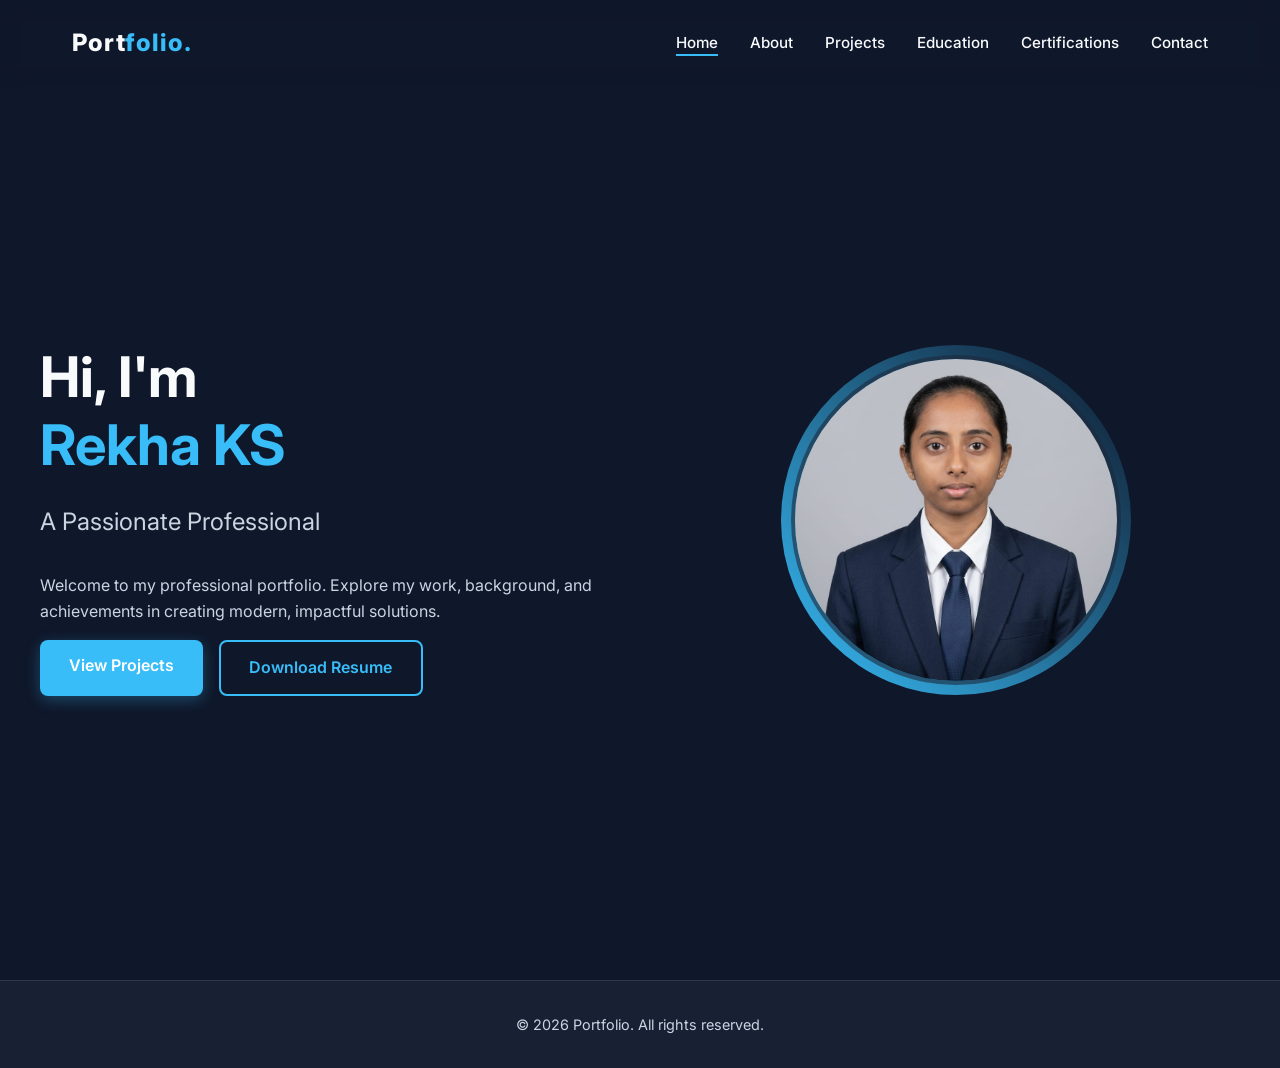
<file: index.html>
<!DOCTYPE html>
<html lang="en">

<head>
    <meta charset="UTF-8">
    <meta name="viewport" content="width=device-width, initial-scale=1.0">
    <title>Portfolio | Home</title>
    <meta name="description" content="Professional Portfolio">
    <link rel="stylesheet" href="assets/css/style.css">
    <link href="https://fonts.googleapis.com/css2?family=Inter:wght@300;400;500;600;700;800&display=swap"
        rel="stylesheet">
    <style>
        .hero {
            display: flex;
            align-items: center;
            justify-content: space-between;
            gap: 4rem;
            min-height: calc(100vh - 100px);
        }

        .hero-content {
            flex: 1;
        }

        .hero-title {
            font-size: 3.5rem;
            line-height: 1.2;
            margin-bottom: 1.5rem;
        }

        .hero-title span {
            color: var(--accent-color);
        }

        .hero-subtitle {
            font-size: 1.5rem;
            color: var(--text-secondary);
            margin-bottom: 2rem;
        }

        .hero-cta {
            display: flex;
            gap: 1rem;
        }

        .hero-image {
            flex: 1;
            display: flex;
            justify-content: center;
            align-items: center;
        }

        .profile-img-container {
            position: relative;
            width: 350px;
            height: 350px;
            border-radius: 50%;
            padding: 10px;
            background: linear-gradient(45deg, var(--accent-color), transparent);
            animation: pulse 3s infinite alternate;
        }

        .profile-img {
            width: 100%;
            height: 100%;
            border-radius: 50%;
            object-fit: cover;
            border: 4px solid var(--surface-color);
        }

        @keyframes pulse {
            0% {
                box-shadow: 0 0 0 0 rgba(56, 189, 248, 0.4);
            }

            100% {
                box-shadow: 0 0 20px 10px rgba(56, 189, 248, 0.1);
            }
        }

        @media (max-width: 992px) {
            .hero {
                flex-direction: column-reverse;
                text-align: center;
                margin-top: 2rem;
            }

            .hero-cta {
                justify-content: center;
            }

            .profile-img-container {
                width: 280px;
                height: 280px;
            }
        }
    </style>
</head>

<body>

    <nav class="navbar">
        <div class="container nav-content">
            <a href="index.html" class="logo">Port<span>folio.</span></a>
            <button class="mobile-menu-btn">&#9776;</button>
            <ul class="nav-links">
                <li><a href="index.html">Home</a></li>
                <li><a href="about.html">About</a></li>
                <li><a href="projects.html">Projects</a></li>
                <li><a href="education.html">Education</a></li>
                <li><a href="certifications.html">Certifications</a></li>
                <li><a href="contact.html">Contact</a></li>
            </ul>
        </div>
    </nav>

    <main class="container section">
        <div class="hero">
            <div class="hero-content fade-in">
                <h1 class="hero-title">Hi, I'm <br><span>Rekha KS</span></h1>
                <p class="hero-subtitle">A Passionate Professional</p>
                <p>Welcome to my professional portfolio. Explore my work, background, and achievements in creating
                    modern, impactful solutions.</p>
                <div class="hero-cta">
                    <a href="projects.html" class="btn btn-primary">View Projects</a>
                    <a href="assets/docs/resume.pdf" target="_blank" class="btn btn-outline">Download Resume</a>
                </div>
            </div>
            <div class="hero-image fade-in delay-2">
                <div class="profile-img-container">
                    <img src="assets/img/profile.jpeg" alt="Profile Picture" class="profile-img">
                </div>
            </div>
        </div>
    </main>

    <footer class="footer">
        <div class="container">
            <p>&copy; 2026 Portfolio. All rights reserved.</p>
        </div>
    </footer>

    <script src="assets/js/main.js"></script>
</body>

</html>
</file>
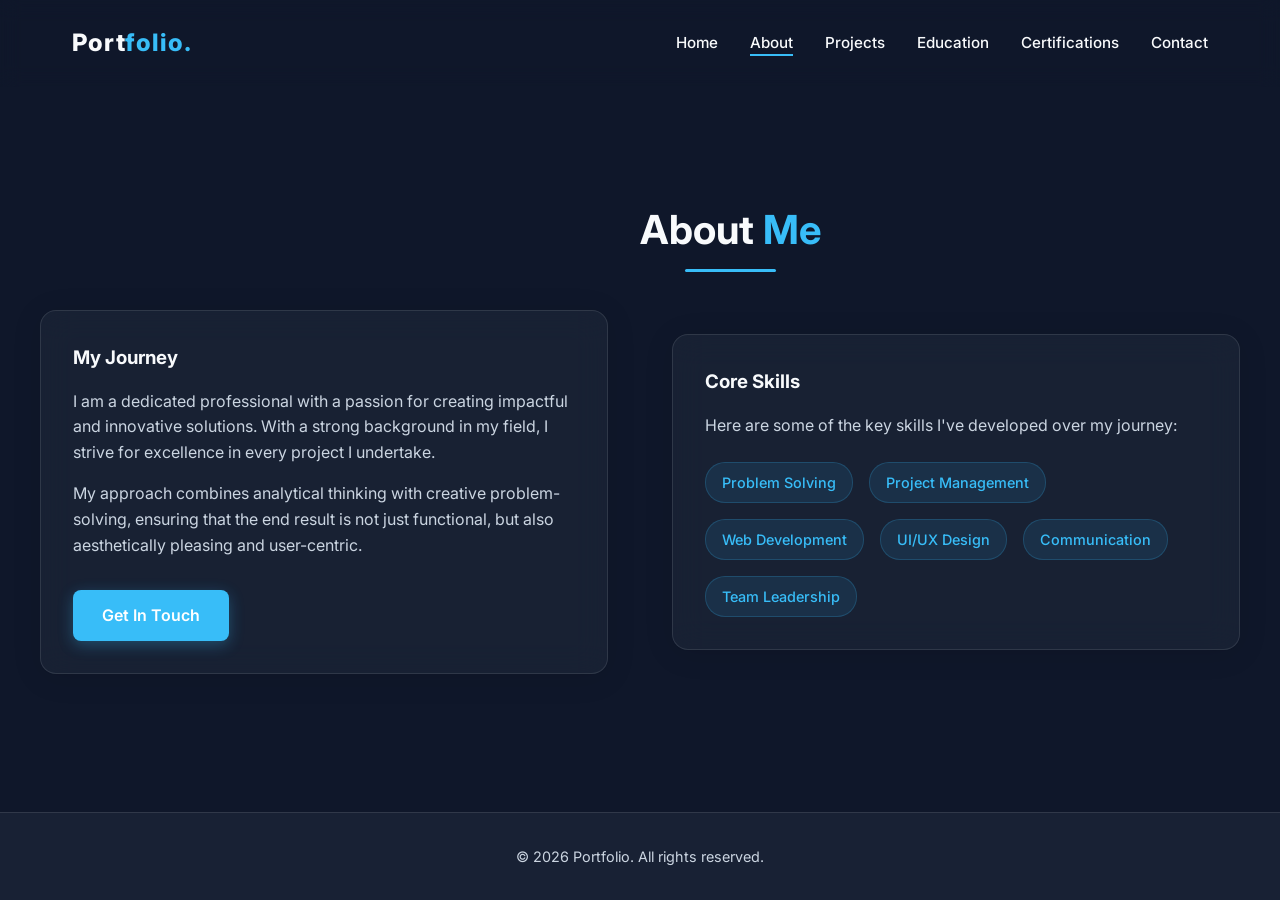
<file: about.html>
<!DOCTYPE html>
<html lang="en">
<head>
    <meta charset="UTF-8">
    <meta name="viewport" content="width=device-width, initial-scale=1.0">
    <title>Portfolio | About</title>
    <link rel="stylesheet" href="assets/css/style.css">
    <link href="https://fonts.googleapis.com/css2?family=Inter:wght@300;400;500;600;700;800&display=swap" rel="stylesheet">
    <style>
        .about-content {
            display: grid;
            grid-template-columns: 1fr 1fr;
            gap: 4rem;
            align-items: center;
        }
        .skills-container {
            display: flex;
            flex-wrap: wrap;
            gap: 1rem;
            margin-top: 1.5rem;
        }
        .skill-badge {
            background: rgba(56, 189, 248, 0.1);
            color: var(--accent-color);
            padding: 0.5rem 1rem;
            border-radius: 20px;
            font-size: 0.9rem;
            font-weight: 500;
            border: 1px solid rgba(56, 189, 248, 0.2);
            transition: all var(--transition-speed);
        }
        .skill-badge:hover {
            background: var(--accent-color);
            color: #fff;
        }
        @media (max-width: 992px) {
            .about-content {
                grid-template-columns: 1fr;
            }
        }
    </style>
</head>
<body>

    <nav class="navbar">
        <div class="container nav-content">
            <a href="index.html" class="logo">Port<span>folio.</span></a>
            <button class="mobile-menu-btn">&#9776;</button>
            <ul class="nav-links">
                <li><a href="index.html">Home</a></li>
                <li><a href="about.html">About</a></li>
                <li><a href="projects.html">Projects</a></li>
                <li><a href="education.html">Education</a></li>
                <li><a href="certifications.html">Certifications</a></li>
                <li><a href="contact.html">Contact</a></li>
            </ul>
        </div>
    </nav>

    <main class="container section">
        <div style="width: 100%;">
            <h2 class="section-title fade-in">About <span>Me</span></h2>
            
            <div class="about-content">
                <div class="glass-card fade-in delay-1">
                    <h3>My Journey</h3>
                    <p>I am a dedicated professional with a passion for creating impactful and innovative solutions. With a strong background in my field, I strive for excellence in every project I undertake.</p>
                    <p>My approach combines analytical thinking with creative problem-solving, ensuring that the end result is not just functional, but also aesthetically pleasing and user-centric.</p>
                    <div style="margin-top: 2rem;">
                        <a href="contact.html" class="btn btn-primary">Get In Touch</a>
                    </div>
                </div>

                <div class="glass-card fade-in delay-2">
                    <h3>Core Skills</h3>
                    <p>Here are some of the key skills I've developed over my journey:</p>
                    <div class="skills-container">
                        <span class="skill-badge">Problem Solving</span>
                        <span class="skill-badge">Project Management</span>
                        <span class="skill-badge">Web Development</span>
                        <span class="skill-badge">UI/UX Design</span>
                        <span class="skill-badge">Communication</span>
                        <span class="skill-badge">Team Leadership</span>
                    </div>
                </div>
            </div>
        </div>
    </main>

    <footer class="footer">
        <div class="container">
            <p>&copy; 2026 Portfolio. All rights reserved.</p>
        </div>
    </footer>

    <script src="assets/js/main.js"></script>
</body>
</html>
</file>
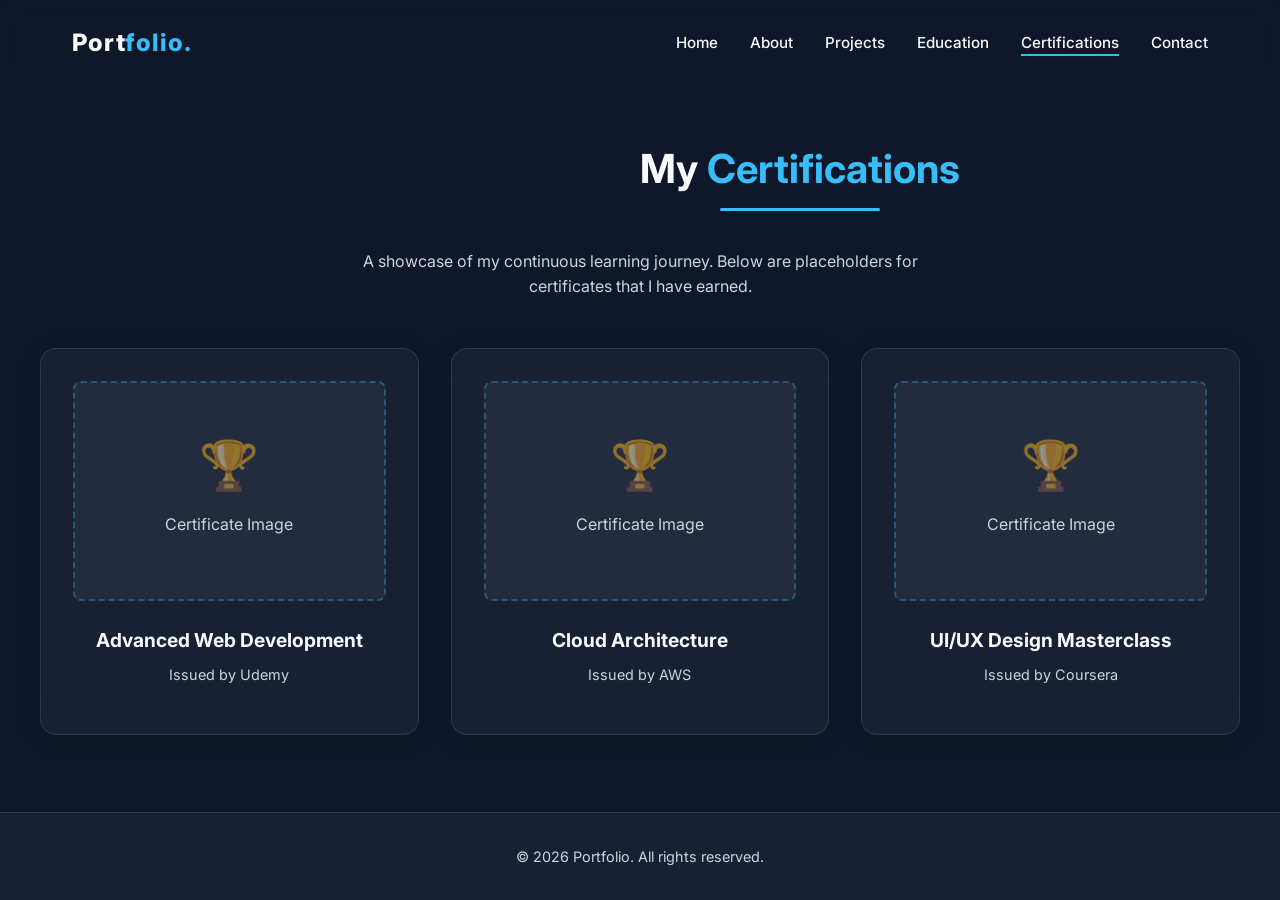
<file: certifications.html>
<!DOCTYPE html>
<html lang="en">
<head>
    <meta charset="UTF-8">
    <meta name="viewport" content="width=device-width, initial-scale=1.0">
    <title>Portfolio | Certifications</title>
    <link rel="stylesheet" href="assets/css/style.css">
    <link href="https://fonts.googleapis.com/css2?family=Inter:wght@300;400;500;600;700;800&display=swap" rel="stylesheet">
    <style>
        .cert-grid {
            display: grid;
            grid-template-columns: repeat(auto-fill, minmax(300px, 1fr));
            gap: 2rem;
            margin-top: 3rem;
        }
        .cert-card {
            display: flex;
            flex-direction: column;
            align-items: center;
            text-align: center;
        }
        .cert-img-placeholder {
            width: 100%;
            height: 220px;
            background: rgba(255,255,255,0.05);
            border: 2px dashed rgba(56, 189, 248, 0.3);
            border-radius: 8px;
            margin-bottom: 1.5rem;
            display: flex;
            align-items: center;
            justify-content: center;
            flex-direction: column;
            color: var(--text-secondary);
        }
        .cert-img-placeholder span {
            font-size: 3rem;
            margin-bottom: 0.5rem;
            color: rgba(56, 189, 248, 0.5);
        }
        .cert-card h3 {
            font-size: 1.2rem;
            margin-bottom: 0.5rem;
        }
    </style>
</head>
<body>

    <nav class="navbar">
        <div class="container nav-content">
            <a href="index.html" class="logo">Port<span>folio.</span></a>
            <button class="mobile-menu-btn">&#9776;</button>
            <ul class="nav-links">
                <li><a href="index.html">Home</a></li>
                <li><a href="about.html">About</a></li>
                <li><a href="projects.html">Projects</a></li>
                <li><a href="education.html">Education</a></li>
                <li><a href="certifications.html">Certifications</a></li>
                <li><a href="contact.html">Contact</a></li>
            </ul>
        </div>
    </nav>

    <main class="container section">
        <div style="width: 100%;">
            <h2 class="section-title fade-in">My <span>Certifications</span></h2>
            <p style="text-align: center; max-width: 600px; margin: 0 auto 3rem auto;" class="fade-in delay-1">A showcase of my continuous learning journey. Below are placeholders for certificates that I have earned.</p>
            
            <div class="cert-grid">
                <!-- Cert 1 -->
                <div class="glass-card cert-card fade-in delay-2">
                    <div class="cert-img-placeholder">
                        <span>&#127942;</span>
                        <p>Certificate Image</p>
                    </div>
                    <h3>Advanced Web Development</h3>
                    <p style="font-size: 0.9rem;">Issued by Udemy</p>
                </div>

                <!-- Cert 2 -->
                <div class="glass-card cert-card fade-in delay-3">
                    <div class="cert-img-placeholder">
                        <span>&#127942;</span>
                        <p>Certificate Image</p>
                    </div>
                    <h3>Cloud Architecture</h3>
                    <p style="font-size: 0.9rem;">Issued by AWS</p>
                </div>

                <!-- Cert 3 -->
                <div class="glass-card cert-card fade-in delay-4">
                    <div class="cert-img-placeholder">
                        <span>&#127942;</span>
                        <p>Certificate Image</p>
                    </div>
                    <h3>UI/UX Design Masterclass</h3>
                    <p style="font-size: 0.9rem;">Issued by Coursera</p>
                </div>
            </div>
        </div>
    </main>

    <footer class="footer">
        <div class="container">
            <p>&copy; 2026 Portfolio. All rights reserved.</p>
        </div>
    </footer>

    <script src="assets/js/main.js"></script>
</body>
</html>
</file>
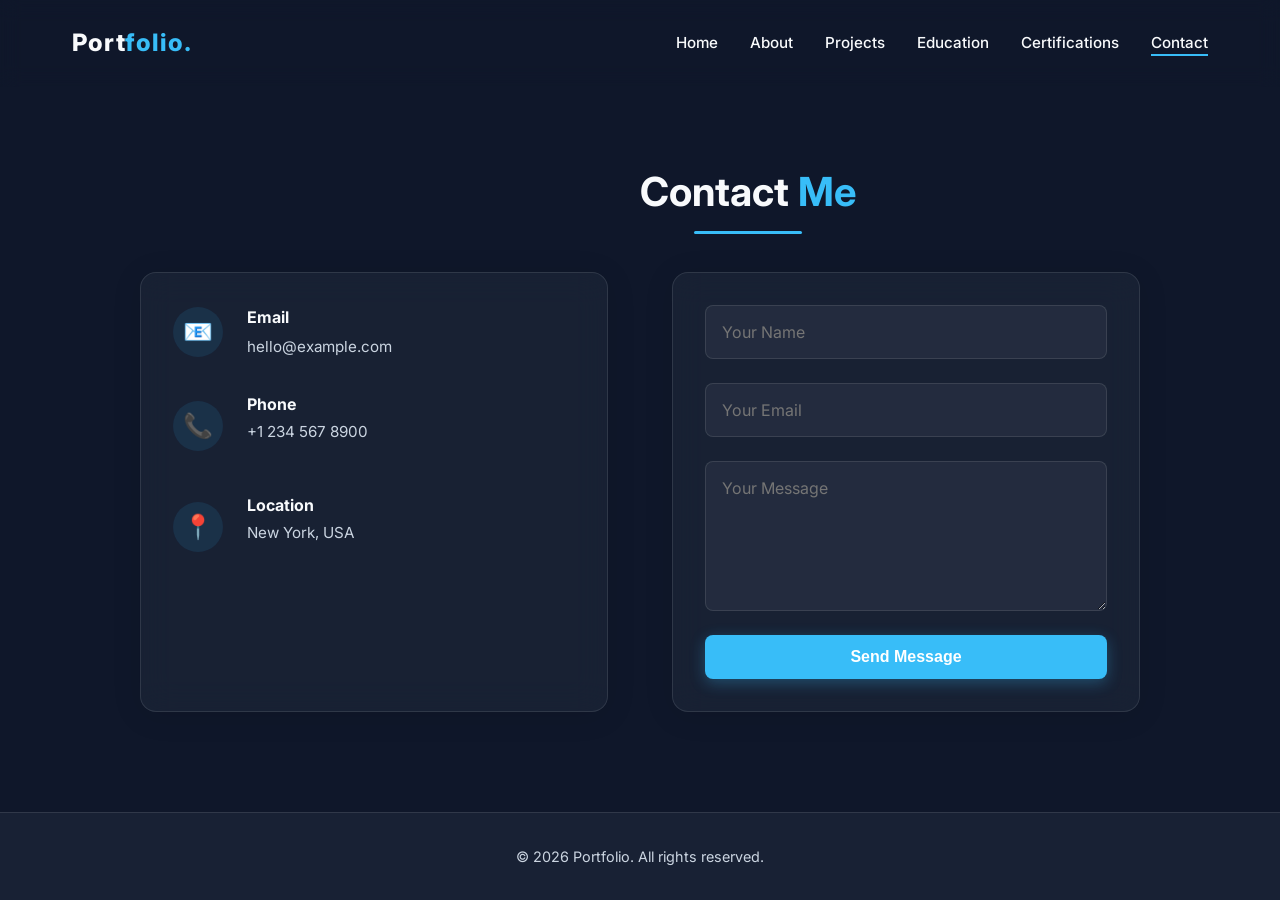
<file: contact.html>
<!DOCTYPE html>
<html lang="en">
<head>
    <meta charset="UTF-8">
    <meta name="viewport" content="width=device-width, initial-scale=1.0">
    <title>Portfolio | Contact</title>
    <link rel="stylesheet" href="assets/css/style.css">
    <link href="https://fonts.googleapis.com/css2?family=Inter:wght@300;400;500;600;700;800&display=swap" rel="stylesheet">
    <style>
        .contact-container {
            display: grid;
            grid-template-columns: 1fr 1fr;
            gap: 4rem;
            max-width: 1000px;
            margin: 0 auto;
        }
        .contact-info {
            display: flex;
            flex-direction: column;
            gap: 2rem;
        }
        .info-item {
            display: flex;
            align-items: center;
            gap: 1.5rem;
        }
        .info-icon {
            width: 50px;
            height: 50px;
            background: rgba(56, 189, 248, 0.1);
            color: var(--accent-color);
            display: flex;
            align-items: center;
            justify-content: center;
            border-radius: 50%;
            font-size: 1.5rem;
            flex-shrink: 0;
        }
        .info-details h4 {
            margin-bottom: 0.2rem;
        }
        .info-details p, .info-details a {
            color: var(--text-secondary);
            font-size: 0.95rem;
        }
        .info-details a:hover {
            color: var(--accent-color);
        }
        
        .contact-form {
            display: flex;
            flex-direction: column;
            gap: 1.5rem;
        }
        .form-group {
            display: flex;
            flex-direction: column;
            gap: 0.5rem;
        }
        .form-control {
            background: rgba(255, 255, 255, 0.05);
            border: 1px solid var(--surface-border);
            padding: 1rem;
            border-radius: 8px;
            color: var(--text-primary);
            font-family: inherit;
            font-size: 1rem;
            transition: all var(--transition-speed);
        }
        .form-control:focus {
            outline: none;
            border-color: var(--accent-color);
            background: rgba(255, 255, 255, 0.08);
        }
        textarea.form-control {
            min-height: 150px;
            resize: vertical;
        }
        @media (max-width: 768px) {
            .contact-container {
                grid-template-columns: 1fr;
            }
        }
    </style>
</head>
<body>

    <nav class="navbar">
        <div class="container nav-content">
            <a href="index.html" class="logo">Port<span>folio.</span></a>
            <button class="mobile-menu-btn">&#9776;</button>
            <ul class="nav-links">
                <li><a href="index.html">Home</a></li>
                <li><a href="about.html">About</a></li>
                <li><a href="projects.html">Projects</a></li>
                <li><a href="education.html">Education</a></li>
                <li><a href="certifications.html">Certifications</a></li>
                <li><a href="contact.html">Contact</a></li>
            </ul>
        </div>
    </nav>

    <main class="container section">
        <div style="width: 100%;">
            <h2 class="section-title fade-in">Contact <span>Me</span></h2>
            
            <div class="contact-container">
                <div class="glass-card fade-in delay-1">
                    <div class="contact-info">
                        <div class="info-item">
                            <div class="info-icon">&#128231;</div>
                            <div class="info-details">
                                <h4>Email</h4>
                                <a href="mailto:hello@example.com">hello@example.com</a>
                            </div>
                        </div>
                        <div class="info-item">
                            <div class="info-icon">&#128222;</div>
                            <div class="info-details">
                                <h4>Phone</h4>
                                <p>+1 234 567 8900</p>
                            </div>
                        </div>
                        <div class="info-item">
                            <div class="info-icon">&#128205;</div>
                            <div class="info-details">
                                <h4>Location</h4>
                                <p>New York, USA</p>
                            </div>
                        </div>
                    </div>
                </div>

                <div class="glass-card fade-in delay-2">
                    <form class="contact-form" onsubmit="event.preventDefault(); alert('Message sent successfully!');">
                        <div class="form-group">
                            <input type="text" class="form-control" placeholder="Your Name" required>
                        </div>
                        <div class="form-group">
                            <input type="email" class="form-control" placeholder="Your Email" required>
                        </div>
                        <div class="form-group">
                            <textarea class="form-control" placeholder="Your Message" required></textarea>
                        </div>
                        <button type="submit" class="btn btn-primary" style="width: 100%;">Send Message</button>
                    </form>
                </div>
            </div>
        </div>
    </main>

    <footer class="footer">
        <div class="container">
            <p>&copy; 2026 Portfolio. All rights reserved.</p>
        </div>
    </footer>

    <script src="assets/js/main.js"></script>
</body>
</html>
</file>
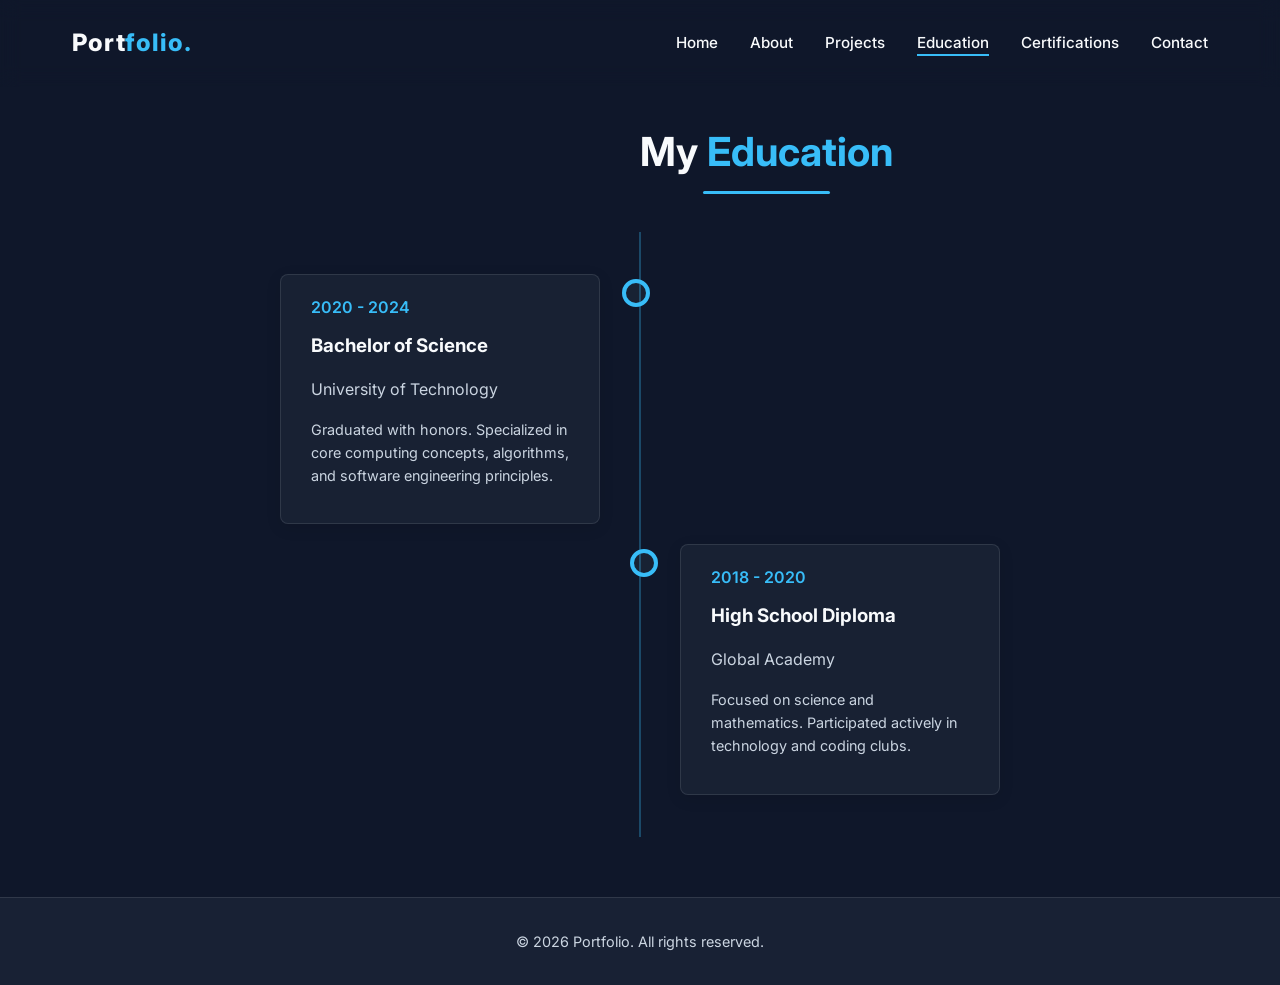
<file: education.html>
<!DOCTYPE html>
<html lang="en">
<head>
    <meta charset="UTF-8">
    <meta name="viewport" content="width=device-width, initial-scale=1.0">
    <title>Portfolio | Education</title>
    <link rel="stylesheet" href="assets/css/style.css">
    <link href="https://fonts.googleapis.com/css2?family=Inter:wght@300;400;500;600;700;800&display=swap" rel="stylesheet">
    <style>
        .timeline {
            position: relative;
            max-width: 800px;
            margin: 0 auto;
            padding: 2rem 0;
        }
        .timeline::after {
            content: '';
            position: absolute;
            width: 2px;
            background: rgba(56, 189, 248, 0.3);
            top: 0;
            bottom: 0;
            left: 50%;
            margin-left: -1px;
        }
        .timeline-item {
            padding: 10px 40px;
            position: relative;
            background-color: inherit;
            width: 50%;
            box-sizing: border-box;
        }
        .timeline-item::after {
            content: '';
            position: absolute;
            width: 20px;
            height: 20px;
            right: -10px;
            background-color: var(--surface-color);
            border: 4px solid var(--accent-color);
            top: 15px;
            border-radius: 50%;
            z-index: 1;
        }
        .left {
            left: 0;
        }
        .right {
            left: 50%;
        }
        .right::after {
            left: -10px;
        }
        .timeline-content {
            padding: 20px 30px;
            background: var(--surface-color);
            backdrop-filter: blur(16px);
            border: 1px solid var(--surface-border);
            position: relative;
            border-radius: 8px;
            box-shadow: 0 4px 15px rgba(0,0,0,0.1);
        }
        .timeline-date {
            color: var(--accent-color);
            font-weight: 600;
            margin-bottom: 10px;
            display: block;
        }
        @media screen and (max-width: 768px) {
            .timeline::after {
                left: 31px;
            }
            .timeline-item {
                width: 100%;
                padding-left: 70px;
                padding-right: 25px;
            }
            .timeline-item::after {
                left: 21px;
            }
            .right {
                left: 0%;
            }
        }
    </style>
</head>
<body>

    <nav class="navbar">
        <div class="container nav-content">
            <a href="index.html" class="logo">Port<span>folio.</span></a>
            <button class="mobile-menu-btn">&#9776;</button>
            <ul class="nav-links">
                <li><a href="index.html">Home</a></li>
                <li><a href="about.html">About</a></li>
                <li><a href="projects.html">Projects</a></li>
                <li><a href="education.html">Education</a></li>
                <li><a href="certifications.html">Certifications</a></li>
                <li><a href="contact.html">Contact</a></li>
            </ul>
        </div>
    </nav>

    <main class="container section">
        <div style="width: 100%;">
            <h2 class="section-title fade-in">My <span>Education</span></h2>
            
            <div class="timeline">
                <div class="timeline-item left fade-in delay-1">
                    <div class="timeline-content">
                        <span class="timeline-date">2020 - 2024</span>
                        <h3>Bachelor of Science</h3>
                        <p>University of Technology</p>
                        <p style="font-size: 0.9rem; margin-top: 10px;">Graduated with honors. Specialized in core computing concepts, algorithms, and software engineering principles.</p>
                    </div>
                </div>
                
                <div class="timeline-item right fade-in delay-2">
                    <div class="timeline-content">
                        <span class="timeline-date">2018 - 2020</span>
                        <h3>High School Diploma</h3>
                        <p>Global Academy</p>
                        <p style="font-size: 0.9rem; margin-top: 10px;">Focused on science and mathematics. Participated actively in technology and coding clubs.</p>
                    </div>
                </div>
            </div>
        </div>
    </main>

    <footer class="footer">
        <div class="container">
            <p>&copy; 2026 Portfolio. All rights reserved.</p>
        </div>
    </footer>

    <script src="assets/js/main.js"></script>
</body>
</html>
</file>
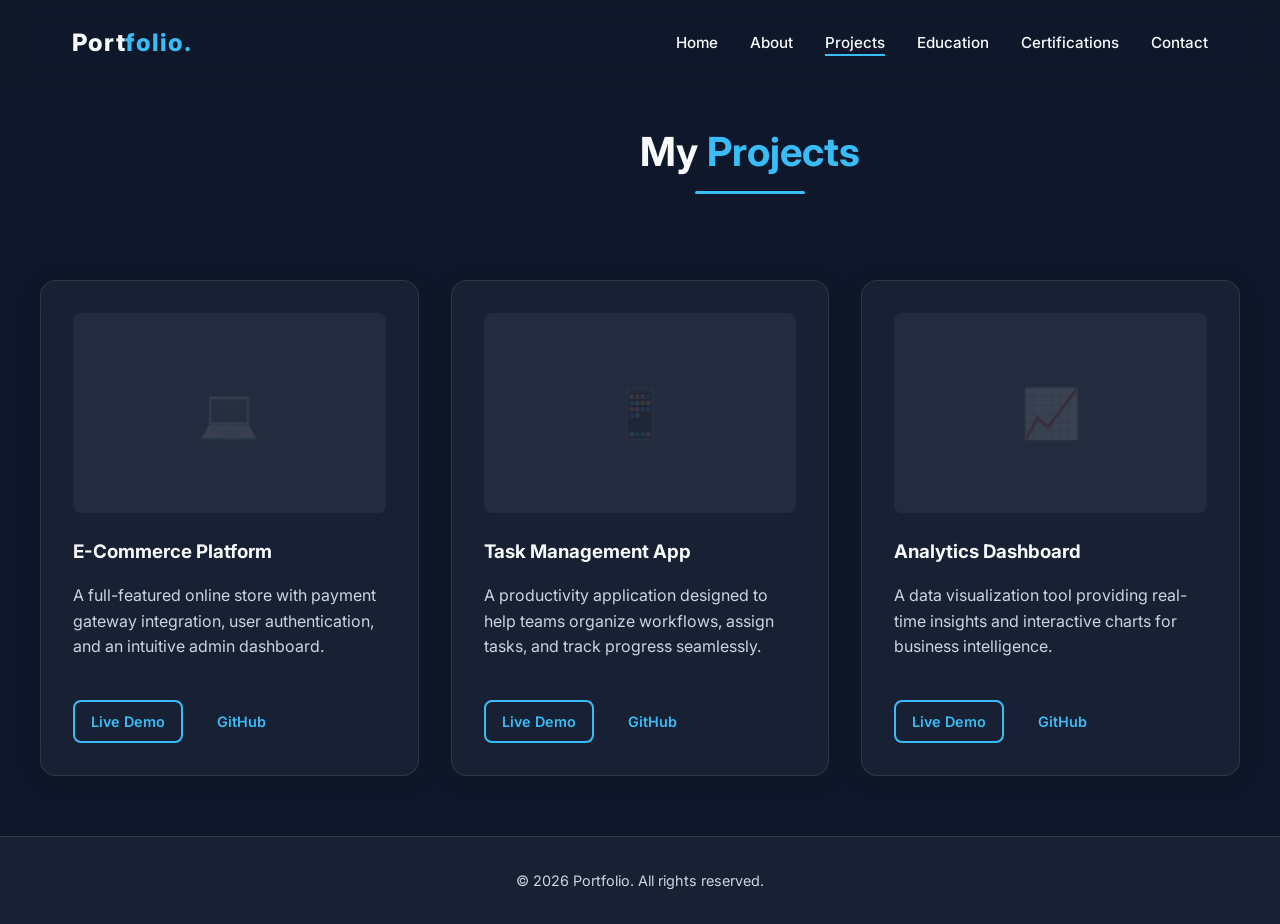
<file: projects.html>
<!DOCTYPE html>
<html lang="en">
<head>
    <meta charset="UTF-8">
    <meta name="viewport" content="width=device-width, initial-scale=1.0">
    <title>Portfolio | Projects</title>
    <link rel="stylesheet" href="assets/css/style.css">
    <link href="https://fonts.googleapis.com/css2?family=Inter:wght@300;400;500;600;700;800&display=swap" rel="stylesheet">
    <style>
        .projects-grid {
            display: grid;
            grid-template-columns: repeat(auto-fill, minmax(300px, 1fr));
            gap: 2rem;
            margin-top: 3rem;
        }
        .project-card {
            display: flex;
            flex-direction: column;
            height: 100%;
        }
        .project-img {
            width: 100%;
            height: 200px;
            background: rgba(255,255,255,0.05);
            border-radius: 8px;
            margin-bottom: 1.5rem;
            display: flex;
            align-items: center;
            justify-content: center;
            font-size: 3rem;
            color: rgba(255,255,255,0.1);
        }
        .project-links {
            margin-top: auto;
            padding-top: 1.5rem;
            display: flex;
            gap: 1rem;
        }
        .project-links a {
            font-size: 0.9rem;
        }
    </style>
</head>
<body>

    <nav class="navbar">
        <div class="container nav-content">
            <a href="index.html" class="logo">Port<span>folio.</span></a>
            <button class="mobile-menu-btn">&#9776;</button>
            <ul class="nav-links">
                <li><a href="index.html">Home</a></li>
                <li><a href="about.html">About</a></li>
                <li><a href="projects.html">Projects</a></li>
                <li><a href="education.html">Education</a></li>
                <li><a href="certifications.html">Certifications</a></li>
                <li><a href="contact.html">Contact</a></li>
            </ul>
        </div>
    </nav>

    <main class="container section">
        <div style="width: 100%;">
            <h2 class="section-title fade-in">My <span>Projects</span></h2>
            
            <div class="projects-grid">
                <!-- Project 1 -->
                <div class="glass-card project-card fade-in delay-1">
                    <div class="project-img">&#128187;</div>
                    <h3>E-Commerce Platform</h3>
                    <p>A full-featured online store with payment gateway integration, user authentication, and an intuitive admin dashboard.</p>
                    <div class="project-links">
                        <a href="#" class="btn btn-outline" style="padding: 0.5rem 1rem;">Live Demo</a>
                        <a href="#" class="btn btn-outline" style="padding: 0.5rem 1rem; border-color: transparent;">GitHub</a>
                    </div>
                </div>

                <!-- Project 2 -->
                <div class="glass-card project-card fade-in delay-2">
                    <div class="project-img">&#128241;</div>
                    <h3>Task Management App</h3>
                    <p>A productivity application designed to help teams organize workflows, assign tasks, and track progress seamlessly.</p>
                    <div class="project-links">
                        <a href="#" class="btn btn-outline" style="padding: 0.5rem 1rem;">Live Demo</a>
                        <a href="#" class="btn btn-outline" style="padding: 0.5rem 1rem; border-color: transparent;">GitHub</a>
                    </div>
                </div>

                <!-- Project 3 -->
                <div class="glass-card project-card fade-in delay-3">
                    <div class="project-img">&#128200;</div>
                    <h3>Analytics Dashboard</h3>
                    <p>A data visualization tool providing real-time insights and interactive charts for business intelligence.</p>
                    <div class="project-links">
                        <a href="#" class="btn btn-outline" style="padding: 0.5rem 1rem;">Live Demo</a>
                        <a href="#" class="btn btn-outline" style="padding: 0.5rem 1rem; border-color: transparent;">GitHub</a>
                    </div>
                </div>
            </div>
        </div>
    </main>

    <footer class="footer">
        <div class="container">
            <p>&copy; 2026 Portfolio. All rights reserved.</p>
        </div>
    </footer>

    <script src="assets/js/main.js"></script>
</body>
</html>
</file>
<file: assets/css/style.css>
:root {
  --bg-color: #0f172a;
  --surface-color: rgba(30, 41, 59, 0.6);
  --surface-border: rgba(255, 255, 255, 0.1);
  --accent-color: #38bdf8;
  --accent-hover: #0ea5e9;
  --text-primary: #f8fafc;
  --text-secondary: #cbd5e1;
  --font-main: 'Inter', system-ui, -apple-system, sans-serif;
  --transition-speed: 0.3s;
}

* {
  margin: 0;
  padding: 0;
  box-sizing: border-box;
}

body {
  font-family: var(--font-main);
  background-color: var(--bg-color);
  color: var(--text-primary);
  line-height: 1.6;
  overflow-x: hidden;
  display: flex;
  flex-direction: column;
  min-height: 100vh;
}

/* Typography */
h1, h2, h3, h4, h5, h6 {
  font-weight: 700;
  margin-bottom: 1rem;
}

a {
  text-decoration: none;
  color: var(--text-primary);
  transition: color var(--transition-speed);
}

a:hover {
  color: var(--accent-color);
}

p {
  color: var(--text-secondary);
  margin-bottom: 1rem;
}

/* Layout */
.container {
  max-width: 1200px;
  margin: 0 auto;
  padding: 0 2rem;
  width: 100%;
}

/* Navbar */
.navbar {
  position: fixed;
  top: 0;
  width: 100%;
  padding: 1.5rem 0;
  z-index: 1000;
  transition: all var(--transition-speed) ease;
  backdrop-filter: blur(10px);
  -webkit-backdrop-filter: blur(10px);
  background: transparent;
  border-bottom: 1px solid transparent;
}

.navbar.scrolled {
  padding: 1rem 0;
  background: var(--surface-color);
  border-bottom: 1px solid var(--surface-border);
  box-shadow: 0 4px 30px rgba(0, 0, 0, 0.1);
}

.nav-content {
  display: flex;
  justify-content: space-between;
  align-items: center;
}

.logo {
  font-size: 1.5rem;
  font-weight: 800;
  letter-spacing: 1px;
  color: var(--text-primary);
}
.logo span {
  color: var(--accent-color);
}

.nav-links {
  display: flex;
  gap: 2rem;
  list-style: none;
}

.nav-links a {
  font-weight: 500;
  position: relative;
  font-size: 0.95rem;
}

.nav-links a::after {
  content: '';
  position: absolute;
  width: 0;
  height: 2px;
  bottom: -4px;
  left: 0;
  background-color: var(--accent-color);
  transition: width var(--transition-speed) ease;
}

.nav-links a:hover::after,
.nav-links a.active::after {
  width: 100%;
}

.mobile-menu-btn {
  display: none;
  cursor: pointer;
  font-size: 1.5rem;
  color: var(--text-primary);
  background: none;
  border: none;
}

/* Buttons */
.btn {
  display: inline-block;
  padding: 0.8rem 1.8rem;
  border-radius: 8px;
  font-weight: 600;
  cursor: pointer;
  transition: all var(--transition-speed);
  border: none;
  font-size: 1rem;
}

.btn-primary {
  background: var(--accent-color);
  color: #fff;
  box-shadow: 0 4px 15px rgba(56, 189, 248, 0.3);
}

.btn-primary:hover {
  background: var(--accent-hover);
  color: #fff;
  transform: translateY(-2px);
  box-shadow: 0 6px 20px rgba(56, 189, 248, 0.4);
}

.btn-outline {
  background: transparent;
  color: var(--accent-color);
  border: 2px solid var(--accent-color);
}

.btn-outline:hover {
  background: var(--accent-color);
  color: #fff;
  transform: translateY(-2px);
}

/* Sections */
.section {
  padding: 120px 0 60px;
  flex: 1;
  display: flex;
  align-items: center;
}

.section-title {
  text-align: center;
  font-size: 2.5rem;
  margin-bottom: 3rem;
  position: relative;
  display: inline-block;
  left: 50%;
  transform: translateX(-50%);
  color: var(--text-primary);
}

.section-title span {
  color: var(--accent-color);
}

.section-title::after {
  content: '';
  position: absolute;
  width: 50%;
  height: 3px;
  bottom: -10px;
  left: 25%;
  background: var(--accent-color);
  border-radius: 2px;
}

/* Glass Card */
.glass-card {
  background: var(--surface-color);
  backdrop-filter: blur(16px);
  -webkit-backdrop-filter: blur(16px);
  border: 1px solid var(--surface-border);
  border-radius: 16px;
  padding: 2rem;
  box-shadow: 0 4px 30px rgba(0, 0, 0, 0.1);
  transition: transform var(--transition-speed), box-shadow var(--transition-speed);
}

.glass-card:hover {
  transform: translateY(-5px);
  box-shadow: 0 10px 40px rgba(0, 0, 0, 0.2);
  border-color: rgba(56, 189, 248, 0.3);
}

/* Footer */
.footer {
  text-align: center;
  padding: 2rem 0;
  border-top: 1px solid var(--surface-border);
  background: var(--surface-color);
  margin-top: auto;
}

.footer p {
  margin: 0;
  font-size: 0.9rem;
}

/* Animations */
.fade-in {
  opacity: 0;
  transform: translateY(20px);
  animation: fadeIn 0.8s cubic-bezier(0.4, 0, 0.2, 1) forwards;
}

@keyframes fadeIn {
  to {
    opacity: 1;
    transform: translateY(0);
  }
}

.delay-1 { animation-delay: 0.2s; }
.delay-2 { animation-delay: 0.4s; }
.delay-3 { animation-delay: 0.6s; }
.delay-4 { animation-delay: 0.8s; }

/* Responsive */
@media (max-width: 768px) {
  .nav-links {
    display: none;
    flex-direction: column;
    position: absolute;
    top: 100%;
    left: 0;
    width: 100%;
    background: var(--surface-color);
    backdrop-filter: blur(16px);
    padding: 2rem;
    border-bottom: 1px solid var(--surface-border);
    text-align: center;
  }
  
  .nav-links.active {
    display: flex;
  }
  
  .mobile-menu-btn {
    display: block;
  }
  
  .section {
    padding: 100px 0 40px;
  }
  
  .section-title {
    font-size: 2rem;
  }
}
</file>
